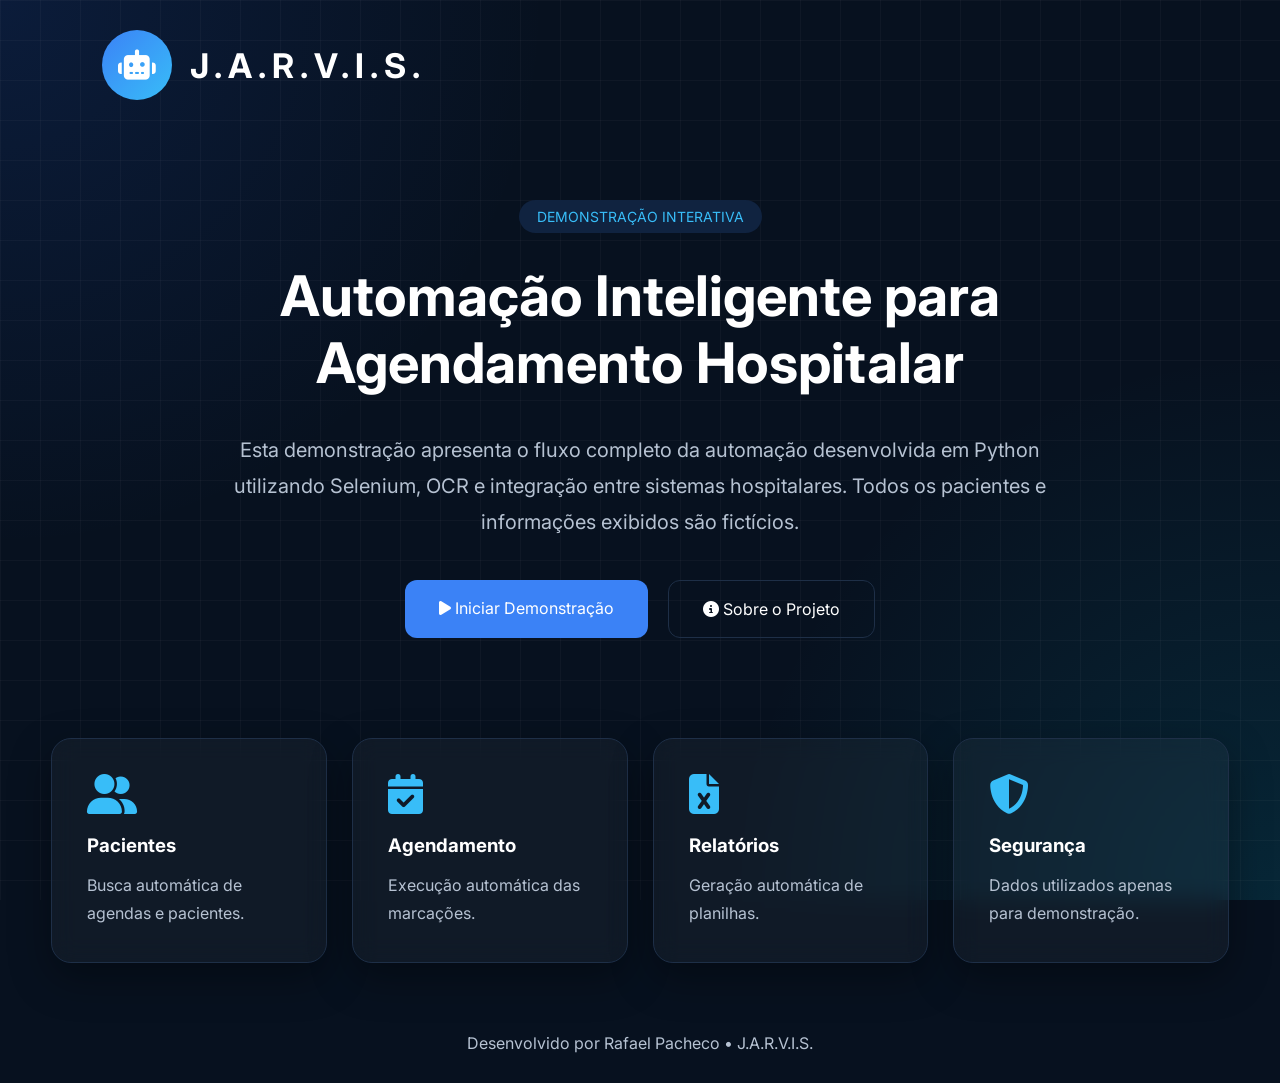
<file: index.html>
<!DOCTYPE html>
<html lang="pt-BR">

<head>

    <meta charset="UTF-8">

    <meta name="viewport" content="width=device-width, initial-scale=1.0">

    <title>J.A.R.V.I.S. | DEMO</title>

    <link rel="stylesheet" href="css/global.css">

    <link rel="stylesheet" href="css/home.css">

    <link href="https://fonts.googleapis.com/css2?family=Inter:wght@300;400;500;600;700&display=swap" rel="stylesheet">

    <link rel="stylesheet"
        href="https://cdnjs.cloudflare.com/ajax/libs/font-awesome/6.7.2/css/all.min.css">

</head>

<body>

    <div class="background-grid"></div>

    <header>

        <div class="logo">

            <div class="logo-circle">

                <i class="fa-solid fa-robot"></i>

            </div>

            <div>

                <h1>J.A.R.V.I.S.</h1>

            </div>

        </div>

    </header>

    <main>

        <section class="hero">

            <div class="badge">

                DEMONSTRAÇÃO INTERATIVA

            </div>

            <h2>

                Automação Inteligente para Agendamento Hospitalar

            </h2>

            <p>

                Esta demonstração apresenta o fluxo completo da automação
                desenvolvida em Python utilizando Selenium, OCR e integração
                entre sistemas hospitalares.

                Todos os pacientes e informações exibidos são fictícios.

            </p>

            <div class="buttons">

                <a href="login.html" class="primary">

                    <i class="fa-solid fa-play"></i>

                    Iniciar Demonstração

                </a>

                <a href="#" class="secondary">

                    <i class="fa-solid fa-circle-info"></i>

                    Sobre o Projeto

                </a>

            </div>

        </section>

        <section class="features">

            <div class="card">

                <i class="fa-solid fa-user-group"></i>

                <h3>Pacientes</h3>

                <p>Busca automática de agendas e pacientes.</p>

            </div>

            <div class="card">

                <i class="fa-solid fa-calendar-check"></i>

                <h3>Agendamento</h3>

                <p>Execução automática das marcações.</p>

            </div>

            <div class="card">

                <i class="fa-solid fa-file-excel"></i>

                <h3>Relatórios</h3>

                <p>Geração automática de planilhas.</p>

            </div>

            <div class="card">

                <i class="fa-solid fa-shield-halved"></i>

                <h3>Segurança</h3>

                <p>Dados utilizados apenas para demonstração.</p>

            </div>

        </section>

    </main>

    <footer>

        Desenvolvido por Rafael Pacheco • J.A.R.V.I.S.

    </footer>

</body>

</html>
</file>
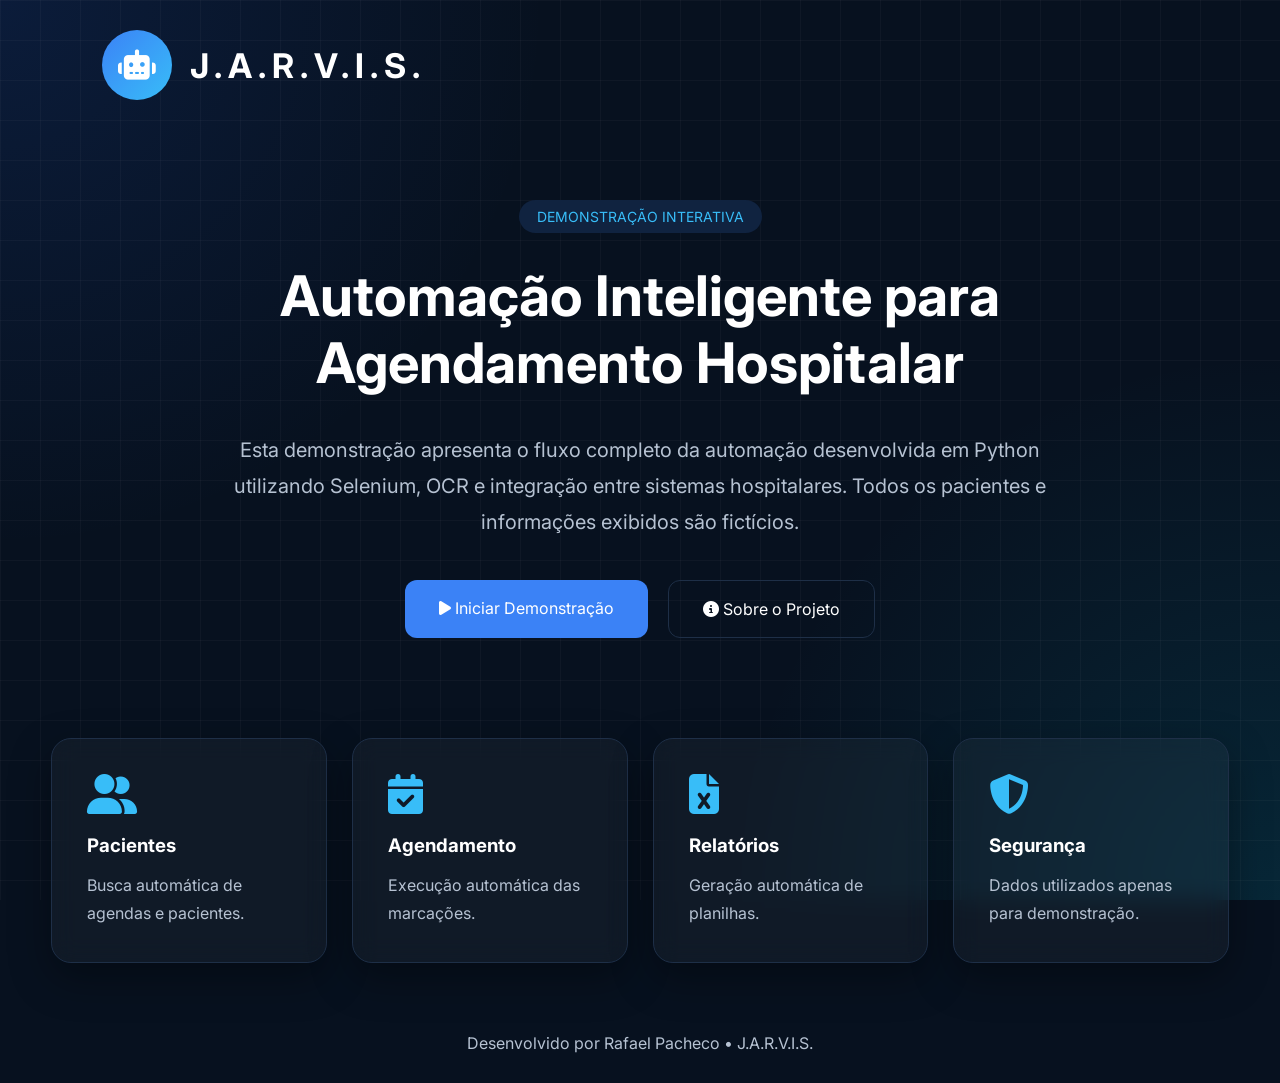
<file: frontend/index.html>
<!DOCTYPE html>
<html lang="pt-BR">

<head>

    <meta charset="UTF-8">

    <meta name="viewport" content="width=device-width, initial-scale=1.0">

    <title>J.A.R.V.I.S. | Healthcare Automation</title>

    <link rel="stylesheet" href="css/global.css">

    <link rel="stylesheet" href="css/home.css">

    <link href="https://fonts.googleapis.com/css2?family=Inter:wght@300;400;500;600;700&display=swap" rel="stylesheet">

    <link rel="stylesheet"
        href="https://cdnjs.cloudflare.com/ajax/libs/font-awesome/6.7.2/css/all.min.css">

</head>

<body>

    <div class="background-grid"></div>

    <header>

        <div class="logo">

            <div class="logo-circle">

                <i class="fa-solid fa-robot"></i>

            </div>

            <div>

                <h1>J.A.R.V.I.S.</h1>

            </div>

        </div>

    </header>

    <main>

        <section class="hero">

            <div class="badge">

                DEMONSTRAÇÃO INTERATIVA

            </div>

            <h2>

                Automação Inteligente para Agendamento Hospitalar

            </h2>

            <p>

                Esta demonstração apresenta o fluxo completo da automação
                desenvolvida em Python utilizando Selenium, OCR e integração
                entre sistemas hospitalares.

                Todos os pacientes e informações exibidos são fictícios.

            </p>

            <div class="buttons">

                <a href="login.html" class="primary">

                    <i class="fa-solid fa-play"></i>

                    Iniciar Demonstração

                </a>

                <a href="#" class="secondary">

                    <i class="fa-solid fa-circle-info"></i>

                    Sobre o Projeto

                </a>

            </div>

        </section>

        <section class="features">

            <div class="card">

                <i class="fa-solid fa-user-group"></i>

                <h3>Pacientes</h3>

                <p>Busca automática de agendas e pacientes.</p>

            </div>

            <div class="card">

                <i class="fa-solid fa-calendar-check"></i>

                <h3>Agendamento</h3>

                <p>Execução automática das marcações.</p>

            </div>

            <div class="card">

                <i class="fa-solid fa-file-excel"></i>

                <h3>Relatórios</h3>

                <p>Geração automática de planilhas.</p>

            </div>

            <div class="card">

                <i class="fa-solid fa-shield-halved"></i>

                <h3>Segurança</h3>

                <p>Dados utilizados apenas para demonstração.</p>

            </div>

        </section>

    </main>

    <footer>

        Desenvolvido por Rafael Pacheco • J.A.R.V.I.S.

    </footer>

</body>

</html>
</file>
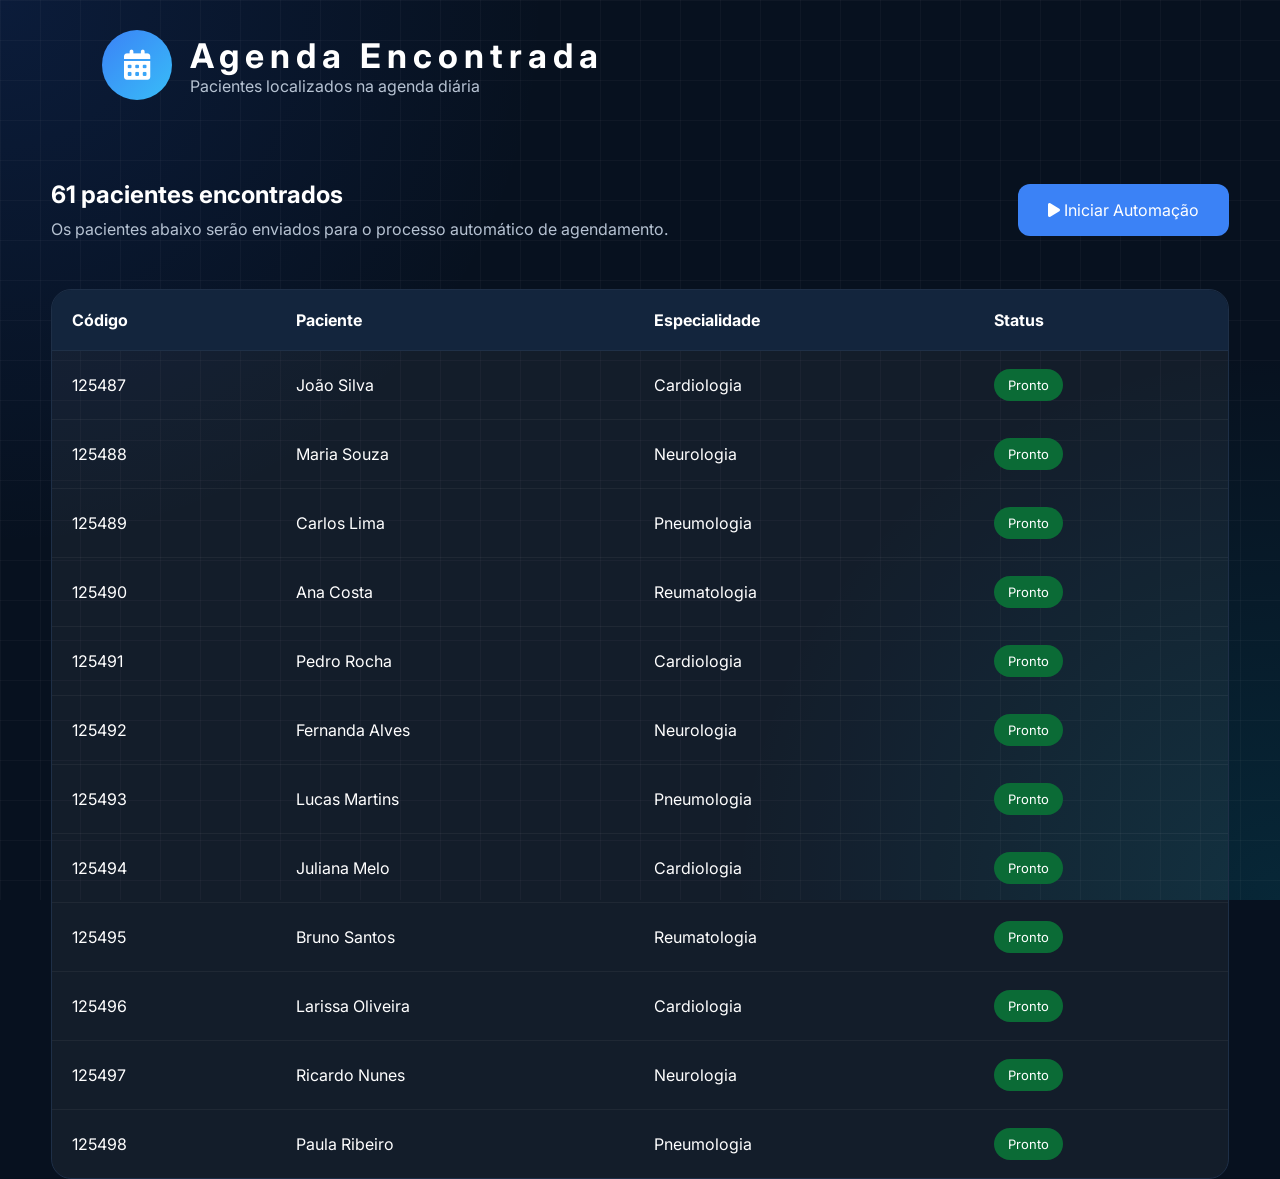
<file: agenda.html>
<!DOCTYPE html>
<html lang="pt-BR">

<head>

    <meta charset="UTF-8">
    <meta name="viewport" content="width=device-width, initial-scale=1.0">

    <title>Agenda Encontrada</title>

    <link rel="stylesheet" href="css/global.css">
    <link rel="stylesheet" href="css/agenda.css">

    <link href="https://fonts.googleapis.com/css2?family=Inter:wght@300;400;500;600;700&display=swap" rel="stylesheet">

    <link rel="stylesheet"
        href="https://cdnjs.cloudflare.com/ajax/libs/font-awesome/6.7.2/css/all.min.css">

</head>

<body>

<div class="background-grid"></div>

<header>

<div class="logo">

<div class="logo-circle">

<i class="fa-solid fa-calendar-days"></i>

</div>

<div>

<h1>Agenda Encontrada</h1>

<span>Pacientes localizados na agenda diária</span>

</div>

</div>

</header>

<main>

<section class="top">

<div>

<h2>61 pacientes encontrados</h2>

<p>Os pacientes abaixo serão enviados para o processo automático de agendamento.</p>

</div>

<a href="processamento.html" class="btn">

<i class="fa-solid fa-play"></i>

Iniciar Automação

</a>

</section>

<section class="table-card">

<table>

<thead>

<tr>

<th>Código</th>

<th>Paciente</th>

<th>Especialidade</th>

<th>Status</th>

</tr>

</thead>

<tbody id="tbody">

</tbody>

</table>

</section>

</main>

<script src="js/agenda.js"></script>

</body>

</html>
</file>
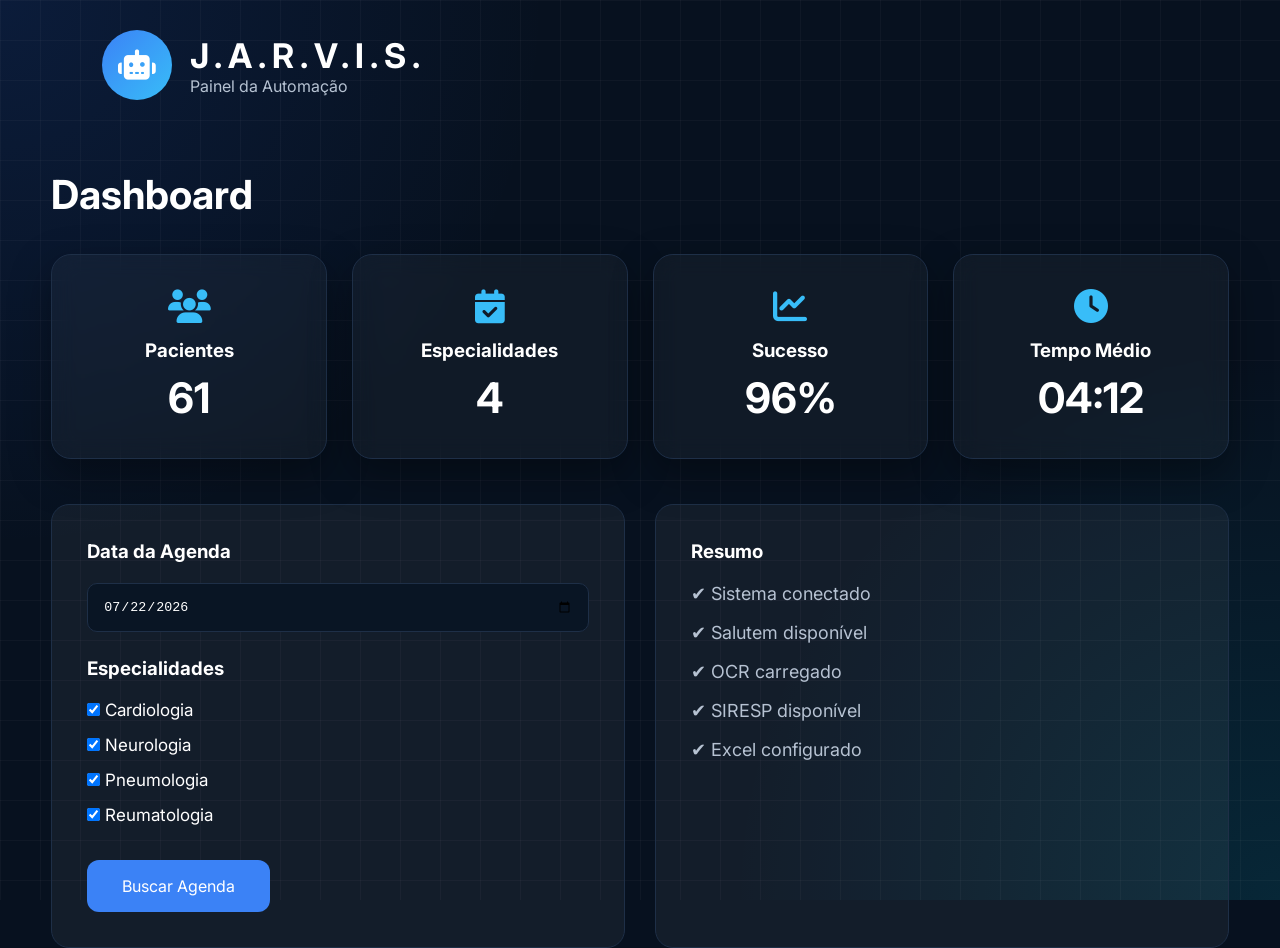
<file: dashboard.html>
<!DOCTYPE html>
<html lang="pt-BR">

<head>

    <meta charset="UTF-8">

    <meta name="viewport" content="width=device-width, initial-scale=1.0">

    <title>J.A.R.V.I.S. | Dashboard</title>

    <link rel="stylesheet" href="css/global.css">
    <link rel="stylesheet" href="css/dashboard.css">

    <link href="https://fonts.googleapis.com/css2?family=Inter:wght@300;400;600;700&display=swap" rel="stylesheet">

    <link rel="stylesheet"
    href="https://cdnjs.cloudflare.com/ajax/libs/font-awesome/6.7.2/css/all.min.css">

</head>

<body>

<div class="background-grid"></div>

<header>

<div class="logo">

<div class="logo-circle">
<i class="fa-solid fa-robot"></i>
</div>

<div>

<h1>J.A.R.V.I.S.</h1>

<span>Painel da Automação</span>

</div>

</div>

</header>

<main>

<h2 class="titulo">

Dashboard

</h2>

<div class="cards">

<div class="card">

<i class="fa-solid fa-users"></i>

<h3>Pacientes</h3>

<span>61</span>

</div>

<div class="card">

<i class="fa-solid fa-calendar-check"></i>

<h3>Especialidades</h3>

<span>4</span>

</div>

<div class="card">

<i class="fa-solid fa-chart-line"></i>

<h3>Sucesso</h3>

<span>96%</span>

</div>

<div class="card">

<i class="fa-solid fa-clock"></i>

<h3>Tempo Médio</h3>

<span>04:12</span>

</div>

</div>

<section class="painel">

<div class="agenda">

<h3>

Data da Agenda

</h3>

<input type="date" value="2026-07-22">

<h3>

Especialidades

</h3>

<div class="lista">

<label><input checked type="checkbox"> Cardiologia</label>

<label><input checked type="checkbox"> Neurologia</label>

<label><input checked type="checkbox"> Pneumologia</label>

<label><input checked type="checkbox"> Reumatologia</label>

</div>

<a href="agenda.html" class="btn">

Buscar Agenda

</a>

</div>

<div class="info">

<h3>

Resumo

</h3>

<div class="box">

<p>✔ Sistema conectado</p>

<p>✔ Salutem disponível</p>

<p>✔ OCR carregado</p>

<p>✔ SIRESP disponível</p>

<p>✔ Excel configurado</p>

</div>

</div>

</section>

</main>

</body>

</html>
</file>
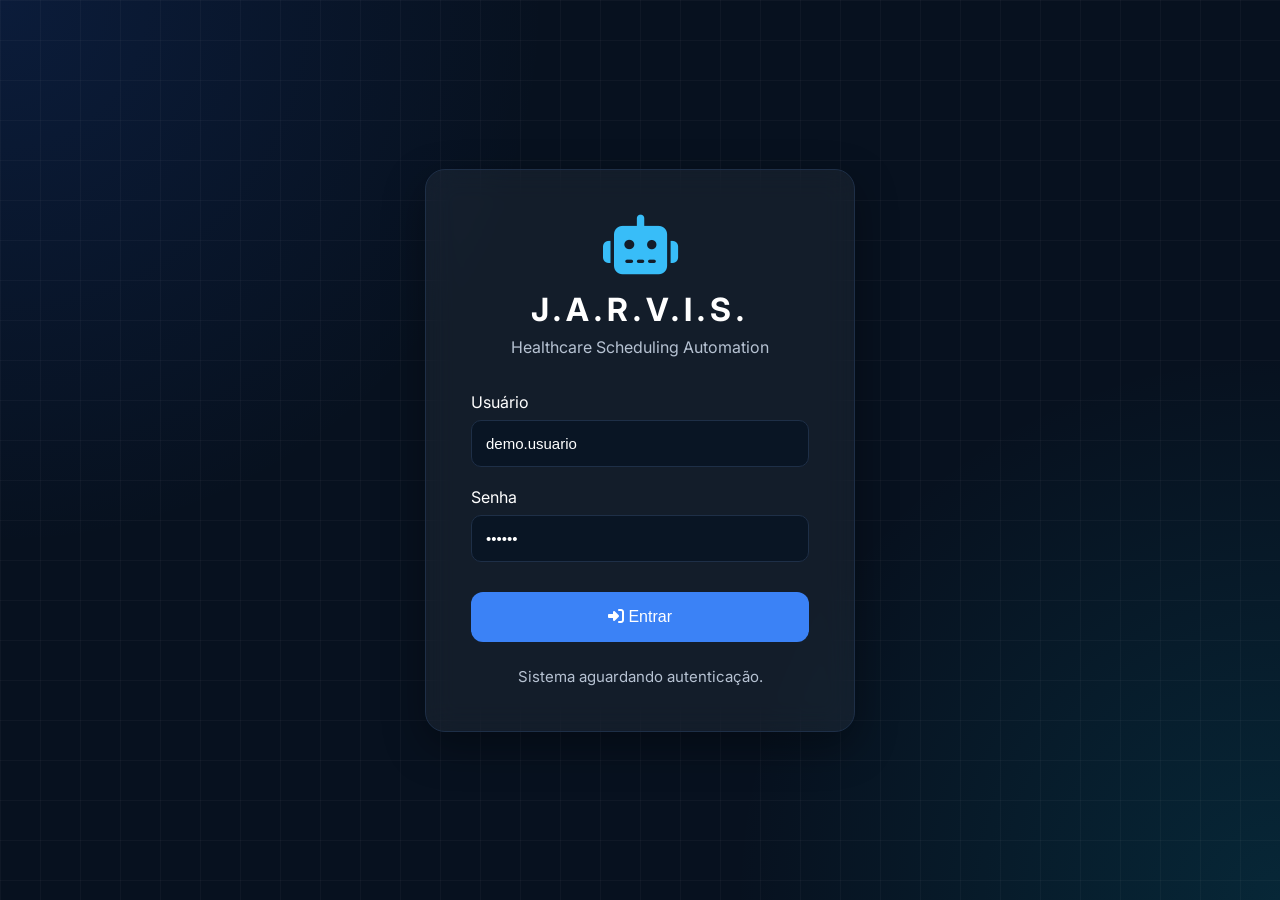
<file: login.html>
<!DOCTYPE html>
<html lang="pt-BR">

<head>

    <meta charset="UTF-8">

    <meta name="viewport" content="width=device-width, initial-scale=1">

    <title>J.A.R.V.I.S. | Login</title>

    <link rel="stylesheet" href="css/global.css">
    <link rel="stylesheet" href="css/login.css">

    <link href="https://fonts.googleapis.com/css2?family=Inter:wght@300;400;500;600;700&display=swap" rel="stylesheet">

    <link rel="stylesheet"
        href="https://cdnjs.cloudflare.com/ajax/libs/font-awesome/6.7.2/css/all.min.css">

</head>

<body>

<div class="background-grid"></div>

<div class="login-container">

    <div class="login-card">

        <div class="logo-login">

            <i class="fa-solid fa-robot"></i>

            <h1>J.A.R.V.I.S.</h1>

            <p>Healthcare Scheduling Automation</p>

        </div>

        <form id="loginForm">

            <label>Usuário</label>

            <input
                type="text"
                value="demo.usuario"
                readonly>

            <label>Senha</label>

            <input
                type="password"
                value="123456"
                readonly>

            <button id="loginButton">

                <i class="fa-solid fa-right-to-bracket"></i>

                Entrar

            </button>

        </form>

        <div id="status">

            Sistema aguardando autenticação.

        </div>

    </div>

</div>

<script src="js/login.js"></script>

</body>

</html>
</file>
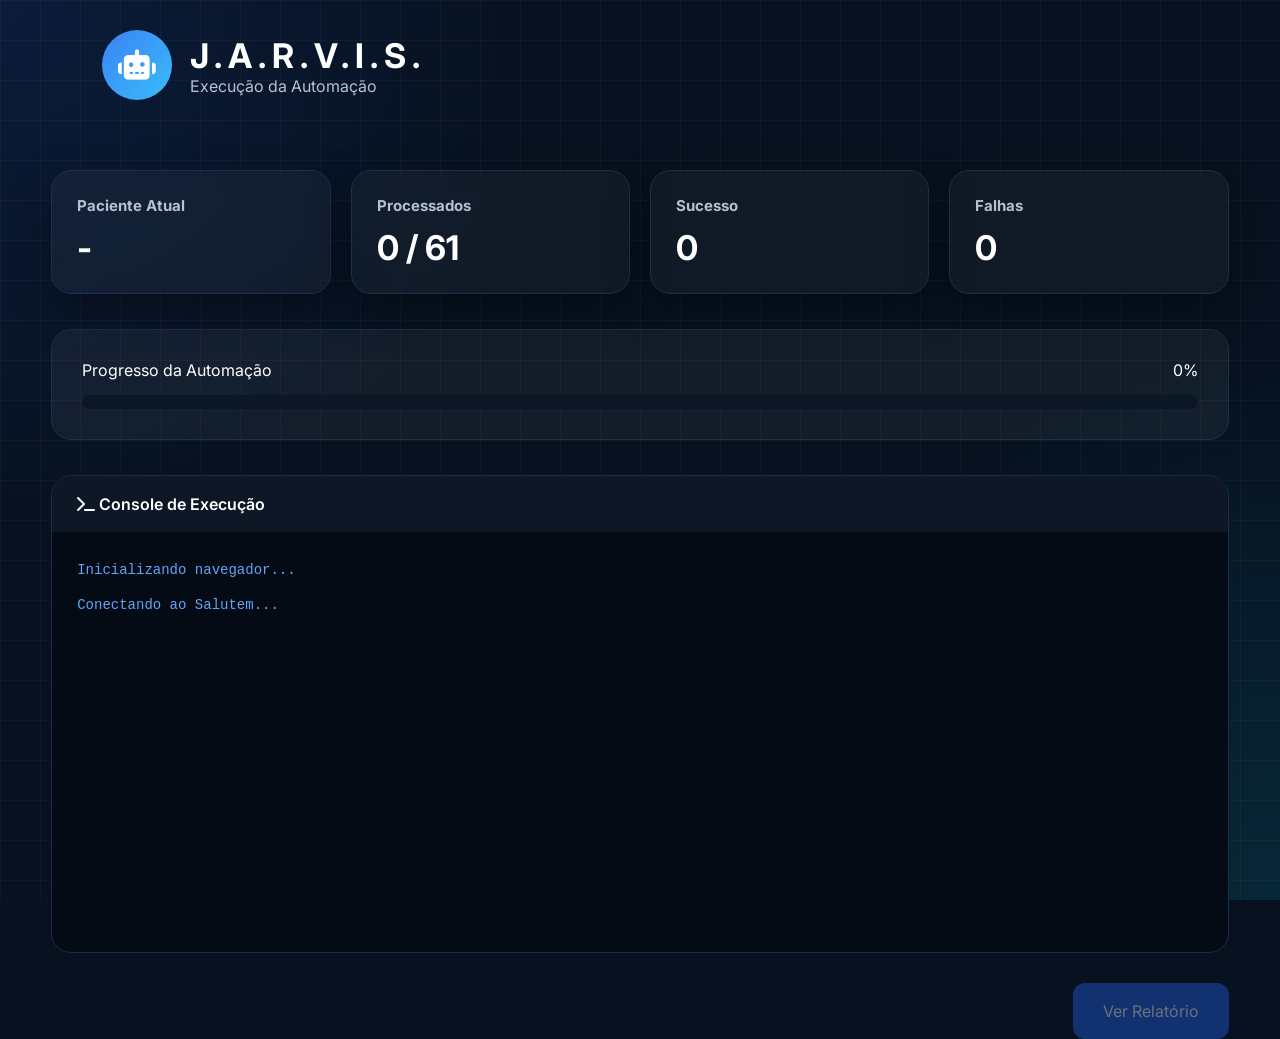
<file: processamento.html>
<!DOCTYPE html>
<html lang="pt-BR">

<head>

    <meta charset="UTF-8">
    <meta name="viewport" content="width=device-width, initial-scale=1.0">

    <title>J.A.R.V.I.S. | Processamento</title>

    <link rel="stylesheet" href="css/global.css">
    <link rel="stylesheet" href="css/processamento.css">

    <link href="https://fonts.googleapis.com/css2?family=Inter:wght@300;400;500;600;700&display=swap" rel="stylesheet">

    <link rel="stylesheet"
        href="https://cdnjs.cloudflare.com/ajax/libs/font-awesome/6.7.2/css/all.min.css">

</head>

<body>

<div class="background-grid"></div>

<header>

<div class="logo">

<div class="logo-circle">

<i class="fa-solid fa-robot"></i>

</div>

<div>

<h1>J.A.R.V.I.S.</h1>

<span>Execução da Automação</span>

</div>

</div>

</header>

<main>

<div class="dashboard">

<div class="card">

<h3>Paciente Atual</h3>

<h2 id="pacienteAtual">-</h2>

</div>

<div class="card">

<h3>Processados</h3>

<h2 id="contador">0 / 61</h2>

</div>

<div class="card">

<h3>Sucesso</h3>

<h2 id="sucesso">0</h2>

</div>

<div class="card">

<h3>Falhas</h3>

<h2 id="falhas">0</h2>

</div>

</div>

<section class="progress-card">

<div class="progress-header">

<span>Progresso da Automação</span>

<span id="percentual">0%</span>

</div>

<div class="progress">

<div id="bar"></div>

</div>

</section>

<section class="terminal">

<div class="terminal-title">

<i class="fa-solid fa-terminal"></i>

Console de Execução

</div>

<div id="console"></div>

</section>

<div class="actions">

<a href="relatorio.html" id="finalizar" class="disabled">

Ver Relatório

</a>

</div>

</main>

<script src="js/processamento.js"></script>

</body>

</html>
</file>
<file: css/global.css>
:root{

    --bg:#07111f;
    --bg2:#0d1b2f;

    --card:#111d31;

    --primary:#3b82f6;

    --primary-hover:#2563eb;

    --cyan:#38bdf8;

    --success:#22c55e;

    --danger:#ef4444;

    --text:#ffffff;

    --text2:#b6c2d2;

    --border:#1e2f47;

    --shadow:0 15px 40px rgba(0,0,0,.35);

}

*{

    margin:0;
    padding:0;
    box-sizing:border-box;

}

html{

    scroll-behavior:smooth;

}

body{

    font-family:"Inter",sans-serif;

    background:var(--bg);

    color:var(--text);

    overflow-x:hidden;

}

a{

    text-decoration:none;

    color:inherit;

}

.background-grid{

    position:fixed;

    inset:0;

    z-index:-2;

    background:
        radial-gradient(circle at top left,#2563eb22,transparent 35%),
        radial-gradient(circle at bottom right,#06b6d422,transparent 35%),
        var(--bg);

}

.background-grid::before{

    content:"";

    position:absolute;

    inset:0;

    background-image:
    linear-gradient(rgba(255,255,255,.03) 1px,transparent 1px),
    linear-gradient(90deg,rgba(255,255,255,.03) 1px,transparent 1px);

    background-size:40px 40px;

}

header{

    width:100%;

    padding:30px 8%;

}

.logo{

    display:flex;

    align-items:center;

    gap:18px;

}

.logo-circle{

    width:70px;

    height:70px;

    border-radius:50%;

    display:flex;

    justify-content:center;

    align-items:center;

    background:linear-gradient(135deg,var(--primary),var(--cyan));

    font-size:30px;

}

.logo h1{

    font-size:34px;

    letter-spacing:6px;

}

.logo span{

    color:var(--text2);

}

main{

    width:min(1250px,92%);

    margin:auto;

}

footer{

    text-align:center;

    color:var(--text2);

    margin:70px 0 30px;

}

.card{

    background:rgba(255,255,255,.04);

    border:1px solid var(--border);

    border-radius:20px;

    backdrop-filter:blur(12px);

    box-shadow:var(--shadow);

}
</file>
<file: css/home.css>
.hero{

    margin-top:70px;

    text-align:center;

}

.badge{

    display:inline-block;

    padding:8px 18px;

    border-radius:30px;

    background:#102340;

    color:var(--cyan);

    font-size:14px;

    margin-bottom:30px;

}

.hero h2{

    font-size:56px;

    line-height:1.2;

    max-width:900px;

    margin:auto;

}

.hero p{

    margin:35px auto;

    max-width:850px;

    color:var(--text2);

    font-size:20px;

    line-height:1.8;

}

.buttons{

    display:flex;

    justify-content:center;

    gap:20px;

    margin-top:40px;

}

.primary{

    background:var(--primary);

    color:white;

    padding:18px 34px;

    border-radius:12px;

    transition:.3s;

}

.primary:hover{

    background:var(--primary-hover);

    transform:translateY(-3px);

}

.secondary{

    border:1px solid var(--border);

    padding:18px 34px;

    border-radius:12px;

}

.features{

    margin-top:100px;

    display:grid;

    grid-template-columns:repeat(auto-fit,minmax(250px,1fr));

    gap:25px;

}

.features .card{

    padding:35px;

    transition:.3s;

}

.features .card:hover{

    transform:translateY(-8px);

    border-color:var(--cyan);

}

.features i{

    font-size:40px;

    color:var(--cyan);

    margin-bottom:20px;

}

.features h3{

    margin-bottom:15px;

}

.features p{

    color:var(--text2);

    line-height:1.7;

}

@media(max-width:900px){

.hero h2{

font-size:38px;

}

.buttons{

flex-direction:column;

}

.primary,.secondary{

text-align:center;

}

}
</file>
<file: frontend/css/global.css>
:root{

    --bg:#07111f;
    --bg2:#0d1b2f;

    --card:#111d31;

    --primary:#3b82f6;

    --primary-hover:#2563eb;

    --cyan:#38bdf8;

    --success:#22c55e;

    --danger:#ef4444;

    --text:#ffffff;

    --text2:#b6c2d2;

    --border:#1e2f47;

    --shadow:0 15px 40px rgba(0,0,0,.35);

}

*{

    margin:0;
    padding:0;
    box-sizing:border-box;

}

html{

    scroll-behavior:smooth;

}

body{

    font-family:"Inter",sans-serif;

    background:var(--bg);

    color:var(--text);

    overflow-x:hidden;

}

a{

    text-decoration:none;

    color:inherit;

}

.background-grid{

    position:fixed;

    inset:0;

    z-index:-2;

    background:
        radial-gradient(circle at top left,#2563eb22,transparent 35%),
        radial-gradient(circle at bottom right,#06b6d422,transparent 35%),
        var(--bg);

}

.background-grid::before{

    content:"";

    position:absolute;

    inset:0;

    background-image:
    linear-gradient(rgba(255,255,255,.03) 1px,transparent 1px),
    linear-gradient(90deg,rgba(255,255,255,.03) 1px,transparent 1px);

    background-size:40px 40px;

}

header{

    width:100%;

    padding:30px 8%;

}

.logo{

    display:flex;

    align-items:center;

    gap:18px;

}

.logo-circle{

    width:70px;

    height:70px;

    border-radius:50%;

    display:flex;

    justify-content:center;

    align-items:center;

    background:linear-gradient(135deg,var(--primary),var(--cyan));

    font-size:30px;

}

.logo h1{

    font-size:34px;

    letter-spacing:6px;

}

.logo span{

    color:var(--text2);

}

main{

    width:min(1250px,92%);

    margin:auto;

}

footer{

    text-align:center;

    color:var(--text2);

    margin:70px 0 30px;

}

.card{

    background:rgba(255,255,255,.04);

    border:1px solid var(--border);

    border-radius:20px;

    backdrop-filter:blur(12px);

    box-shadow:var(--shadow);

}
</file>
<file: frontend/css/home.css>
.hero{

    margin-top:70px;

    text-align:center;

}

.badge{

    display:inline-block;

    padding:8px 18px;

    border-radius:30px;

    background:#102340;

    color:var(--cyan);

    font-size:14px;

    margin-bottom:30px;

}

.hero h2{

    font-size:56px;

    line-height:1.2;

    max-width:900px;

    margin:auto;

}

.hero p{

    margin:35px auto;

    max-width:850px;

    color:var(--text2);

    font-size:20px;

    line-height:1.8;

}

.buttons{

    display:flex;

    justify-content:center;

    gap:20px;

    margin-top:40px;

}

.primary{

    background:var(--primary);

    color:white;

    padding:18px 34px;

    border-radius:12px;

    transition:.3s;

}

.primary:hover{

    background:var(--primary-hover);

    transform:translateY(-3px);

}

.secondary{

    border:1px solid var(--border);

    padding:18px 34px;

    border-radius:12px;

}

.features{

    margin-top:100px;

    display:grid;

    grid-template-columns:repeat(auto-fit,minmax(250px,1fr));

    gap:25px;

}

.features .card{

    padding:35px;

    transition:.3s;

}

.features .card:hover{

    transform:translateY(-8px);

    border-color:var(--cyan);

}

.features i{

    font-size:40px;

    color:var(--cyan);

    margin-bottom:20px;

}

.features h3{

    margin-bottom:15px;

}

.features p{

    color:var(--text2);

    line-height:1.7;

}

@media(max-width:900px){

.hero h2{

font-size:38px;

}

.buttons{

flex-direction:column;

}

.primary,.secondary{

text-align:center;

}

}
</file>
<file: css/agenda.css>
.top{

display:flex;

justify-content:space-between;

align-items:center;

margin:50px 0;

}

.top p{

color:var(--text2);

margin-top:10px;

}

.btn{

padding:16px 30px;

background:var(--primary);

border-radius:12px;

}

.table-card{

background:rgba(255,255,255,.05);

border-radius:20px;

overflow:hidden;

border:1px solid var(--border);

}

table{

width:100%;

border-collapse:collapse;

}

thead{

background:#13253d;

}

th{

padding:20px;

text-align:left;

}

td{

padding:18px 20px;

border-top:1px solid rgba(255,255,255,.05);

}

tbody tr{

transition:.2s;

}

tbody tr:hover{

background:rgba(255,255,255,.04);

}

.status{

padding:8px 14px;

border-radius:30px;

font-size:13px;

background:#0b6b36;

display:inline-block;

}

@media(max-width:900px){

table{

display:block;

overflow:auto;

}

.top{

flex-direction:column;

gap:25px;

align-items:flex-start;

}

}
</file>
<file: css/dashboard.css>
.titulo{

margin-top:40px;

margin-bottom:35px;

font-size:40px;

}

.cards{

display:grid;

grid-template-columns:repeat(4,1fr);

gap:25px;

}

.cards .card{

padding:35px;

text-align:center;

}

.cards i{

font-size:34px;

color:var(--cyan);

margin-bottom:15px;

}

.cards span{

display:block;

font-size:42px;

font-weight:bold;

margin-top:10px;

}

.painel{

display:grid;

grid-template-columns:1fr 1fr;

gap:30px;

margin-top:45px;

}

.agenda,
.info{

padding:35px;

background:rgba(255,255,255,.05);

border:1px solid var(--border);

border-radius:18px;

}

.agenda h3,
.info h3{

margin-bottom:20px;

}

input[type=date]{

width:100%;

padding:15px;

background:#091524;

border:1px solid var(--border);

border-radius:10px;

color:white;

margin-bottom:25px;

}

.lista{

display:flex;

flex-direction:column;

gap:15px;

margin-bottom:35px;

}

.lista label{

font-size:17px;

}

.btn{

display:inline-block;

padding:16px 35px;

background:var(--primary);

border-radius:12px;

}

.btn:hover{

background:var(--primary-hover);

}

.box{

display:flex;

flex-direction:column;

gap:18px;

font-size:18px;

color:var(--text2);

}

@media(max-width:900px){

.cards{

grid-template-columns:1fr;

}

.painel{

grid-template-columns:1fr;

}

}
</file>
<file: css/login.css>
.login-container{

    width:100%;
    height:100vh;

    display:flex;

    justify-content:center;

    align-items:center;

}

.login-card{

    width:430px;

    padding:45px;

    background:rgba(255,255,255,.05);

    border:1px solid var(--border);

    border-radius:20px;

    backdrop-filter:blur(15px);

    box-shadow:var(--shadow);

}

.logo-login{

    text-align:center;

    margin-bottom:35px;

}

.logo-login i{

    font-size:60px;

    color:var(--cyan);

}

.logo-login h1{

    margin-top:15px;

    letter-spacing:5px;

}

.logo-login p{

    color:var(--text2);

    margin-top:8px;

}

label{

    display:block;

    margin-top:20px;

    margin-bottom:8px;

}

input{

    width:100%;

    padding:14px;

    border-radius:10px;

    border:1px solid var(--border);

    background:#091524;

    color:white;

    font-size:15px;

}

button{

    width:100%;

    margin-top:30px;

    border:none;

    padding:16px;

    border-radius:12px;

    background:var(--primary);

    color:white;

    cursor:pointer;

    transition:.3s;

    font-size:16px;

}

button:hover{

    background:var(--primary-hover);

}

#status{

    margin-top:25px;

    text-align:center;

    color:var(--text2);

    font-size:15px;

}
</file>
<file: css/processamento.css>
.dashboard{

display:grid;
grid-template-columns:repeat(4,1fr);
gap:20px;
margin-top:40px;

}

.dashboard .card{

padding:25px;

}

.dashboard h3{

color:var(--text2);
font-size:15px;

}

.dashboard h2{

margin-top:12px;
font-size:34px;

}

.progress-card{

margin-top:35px;
padding:30px;
background:rgba(255,255,255,.05);
border-radius:20px;
border:1px solid var(--border);

}

.progress-header{

display:flex;
justify-content:space-between;
margin-bottom:15px;

}

.progress{

height:14px;
background:#0b1627;
border-radius:30px;
overflow:hidden;

}

.progress div{

width:0%;
height:100%;
background:linear-gradient(90deg,#2563eb,#38bdf8);
transition:.4s;

}

.terminal{

margin-top:35px;
background:#050b14;
border-radius:20px;
overflow:hidden;
border:1px solid #1f2c3f;

}

.terminal-title{

padding:18px 25px;
background:#0d1725;
font-weight:600;

}

#console{

padding:25px;
height:420px;
overflow:auto;
font-family:Consolas, monospace;
font-size:14px;
line-height:1.9;

}

.log{

margin-bottom:8px;

}

.ok{

color:#22c55e;

}

.info{

color:#60a5fa;

}

.warn{

color:#fbbf24;

}

.actions{

margin-top:30px;
display:flex;
justify-content:flex-end;

}

.actions a{

padding:18px 30px;
background:#2563eb;
border-radius:12px;

}

.disabled{

pointer-events:none;
opacity:.4;

}

@media(max-width:900px){

.dashboard{

grid-template-columns:1fr;

}

}
</file>
